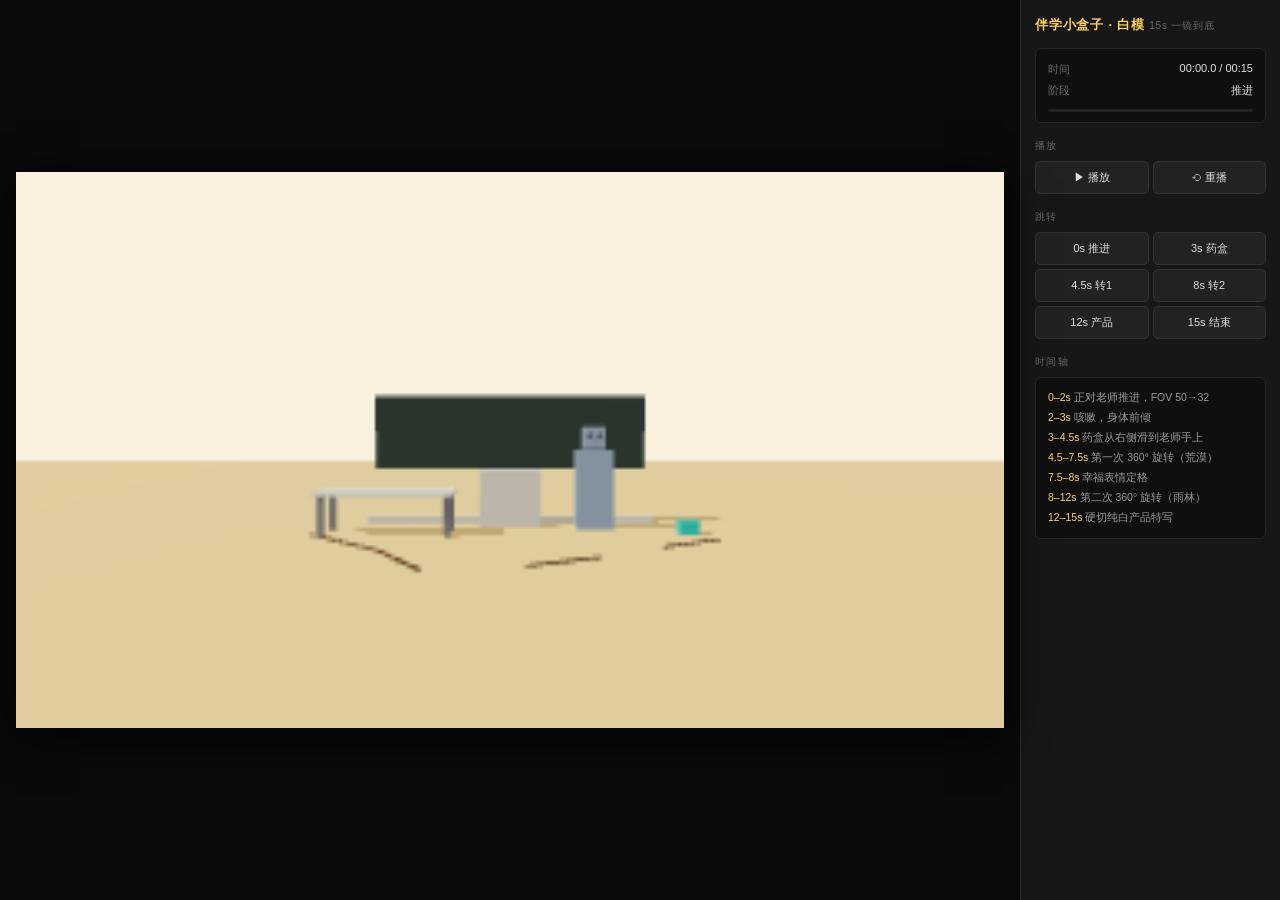
<file: spec/example.html>
<!DOCTYPE html>
<html lang="zh-CN">
<head>
<meta charset="UTF-8">
<meta name="viewport" content="width=device-width, initial-scale=1.0">
<title>伴学小盒子 · 荒漠教室白模（规范示例 v1.0）</title>
<!--
  ============================================================
  本文件是《白膜 HTML 规范 v1.0》的参考实现。
  场景：荒漠教室一镜到底 15s —— 推进 / 药盒滑入 / 两次 360° / 产品特写。
  AI 生成新场景时，整体结构照抄本文件，只换 TODO 部分。
  ============================================================
-->
<style>
  * { box-sizing: border-box; }
  html, body {
    margin: 0; height: 100%; width: 100%;
    background: #0a0a0a; overflow: hidden; user-select: none;
    font-family: -apple-system, "PingFang SC", "Microsoft YaHei", sans-serif;
  }
  #app { display: flex; width: 100vw; height: 100vh; }
  #stageWrap { flex: 1 1 auto; display: flex; align-items: center; justify-content: center; padding: 16px; min-width: 0; min-height: 0; background: #0a0a0a; }
  #stage {
    aspect-ratio: 16 / 9; width: 100%; max-width: 100%; max-height: 100%;
    background: #000; position: relative; overflow: hidden;
    box-shadow: 0 8px 40px rgba(0,0,0,0.9);
  }
  #stage canvas { display: block; width: 100% !important; height: 100% !important; }
  #panel {
    flex: 0 0 260px; width: 260px; height: 100vh;
    background: #171717; border-left: 1px solid #2a2a2a;
    color: #e8e8e8; font-size: 12px; padding: 16px 14px 24px; overflow-y: auto;
  }
  #panel h2 { font-size: 13px; font-weight: 600; margin: 0 0 14px 0; letter-spacing: .8px; color: #ffd250; }
  .info { background: #0f0f0f; border: 1px solid #262626; border-radius: 6px; padding: 10px 12px; margin-bottom: 14px; }
  .info .line { display: flex; justify-content: space-between; padding: 3px 0; font-size: 11px; }
  .info .label { color: #666; } .info .value { color: #e0e0e0; font-variant-numeric: tabular-nums; }
  #progressOuter { height: 3px; background: #222; border-radius: 2px; overflow: hidden; margin-top: 8px; }
  #progressInner { height: 100%; width: 0%; background: linear-gradient(90deg, #2ec4b6, #ffd250); }
  .section { font-size: 10px; color: #666; letter-spacing: 1.4px; text-transform: uppercase; margin: 16px 0 8px; }
  .btnGrid { display: grid; grid-template-columns: repeat(2, 1fr); gap: 4px; }
  .btn { background: #222; border: 1px solid #333; color: #ddd; padding: 8px 6px; border-radius: 5px; font-size: 11px; cursor: pointer; text-align: center; font-family: inherit; }
  .btn:hover { background: #2d2d2d; border-color: #444; }
  .btn.active { background: #ffd250; color: #111; border-color: #ffd250; font-weight: 600; }
  .help { background: #0f0f0f; border: 1px solid #262626; border-radius: 6px; padding: 10px 12px; font-size: 10.5px; line-height: 1.9; color: #999; }
  .help .hl { color: #ffd250; }
  #subtitle {
    position: absolute; bottom: 8%; left: 50%; transform: translateX(-50%);
    background: rgba(0,0,0,0.45); color: #fff; padding: 6px 18px; border-radius: 4px;
    font-size: 15px; letter-spacing: .5px; white-space: nowrap;
    opacity: 0; transition: opacity .15s; pointer-events: none;
  }
  #subtitle.show { opacity: 1; }
</style>
</head>
<body>
<div id="app">
  <div id="stageWrap">
    <div id="stage"><div id="subtitle"></div></div>
  </div>
  <aside id="panel">
    <h2>伴学小盒子 · 白模 <span style="font-size:10px;color:#666;font-weight:400">15s 一镜到底</span></h2>
    <div class="info">
      <div class="line"><span class="label">时间</span><span class="value" id="timeDisplay">00:00.0 / 00:15</span></div>
      <div class="line"><span class="label">阶段</span><span class="value" id="phaseDisplay">推进</span></div>
      <div id="progressOuter"><div id="progressInner"></div></div>
    </div>
    <div class="section">播放</div>
    <div class="btnGrid">
      <button class="btn" id="playBtn">▶ 播放</button>
      <button class="btn" id="replayBtn">⟲ 重播</button>
    </div>
    <div class="section">跳转</div>
    <div class="btnGrid">
      <button class="btn" data-jump="0">0s 推进</button>
      <button class="btn" data-jump="3">3s 药盒</button>
      <button class="btn" data-jump="4.5">4.5s 转1</button>
      <button class="btn" data-jump="8">8s 转2</button>
      <button class="btn" data-jump="12">12s 产品</button>
      <button class="btn" data-jump="15">15s 结束</button>
    </div>
    <div class="section">时间轴</div>
    <div class="help">
      <div class="row"><span class="hl">0–2s</span> 正对老师推进，FOV 50→32</div>
      <div class="row"><span class="hl">2–3s</span> 咳嗽，身体前倾</div>
      <div class="row"><span class="hl">3–4.5s</span> 药盒从右侧滑到老师手上</div>
      <div class="row"><span class="hl">4.5–7.5s</span> 第一次 360° 旋转（荒漠）</div>
      <div class="row"><span class="hl">7.5–8s</span> 幸福表情定格</div>
      <div class="row"><span class="hl">8–12s</span> 第二次 360° 旋转（雨林）</div>
      <div class="row"><span class="hl">12–15s</span> 硬切纯白产品特写</div>
    </div>
  </aside>
</div>

<script type="importmap">
{ "imports": { "three": "../assets/three.module.js" } }
</script>

<script type="module">
import * as THREE from 'three';

// ============================================================
// 基础（规范 §4：renderer/scene/camera 三个变量名保持）
// ============================================================
const DURATION = 15;
const stage = document.getElementById('stage');
const subtitle = document.getElementById('subtitle');
const scene = new THREE.Scene();
scene.background = new THREE.Color(0xf4e2bc);
const camera = new THREE.PerspectiveCamera(50, 16 / 9, 0.1, 500);
const renderer = new THREE.WebGLRenderer({ antialias: true, preserveDrawingBuffer: true });
renderer.setPixelRatio(Math.min(window.devicePixelRatio, 2));
renderer.shadowMap.enabled = true;
renderer.shadowMap.type = THREE.PCFSoftShadowMap;
renderer.toneMapping = THREE.ACESFilmicToneMapping;
renderer.toneMappingExposure = 1.05;
stage.appendChild(renderer.domElement);

scene.add(new THREE.HemisphereLight(0xffffff, 0xd6d2cc, 1.7));
const sun = new THREE.DirectionalLight(0xfff4e0, 2.6);
sun.position.set(-9, 8, 2);
sun.castShadow = true;
sun.shadow.mapSize.set(2048, 2048);
sun.shadow.camera.left = -14; sun.shadow.camera.right = 14;
sun.shadow.camera.top = 14; sun.shadow.camera.bottom = -14;
scene.add(sun);
const fill = new THREE.DirectionalLight(0xffffff, 0.5);
fill.position.set(5, 6, 8);
scene.add(fill);

// ============================================================
// 场景：荒漠教室白模
// ============================================================
const M = {
  desert:   new THREE.MeshStandardMaterial({ color: 0xd9b87a, roughness: 1.0 }),
  crack:    new THREE.MeshStandardMaterial({ color: 0x5a3f20, roughness: 1.0 }),
  board:    new THREE.MeshStandardMaterial({ color: 0x3d4a44, roughness: 0.92 }),
  deskTop:  new THREE.MeshStandardMaterial({ color: 0xd4cdc0, roughness: 0.88 }),
  deskLeg:  new THREE.MeshStandardMaterial({ color: 0xa0a0a0, roughness: 0.55, metalness: 0.45 }),
  podium:   new THREE.MeshStandardMaterial({ color: 0xc8c0b4, roughness: 0.88 }),
  teacher:  new THREE.MeshStandardMaterial({ color: 0x8899aa, roughness: 0.85 }),
  face:     new THREE.MeshStandardMaterial({ color: 0x222222, roughness: 0.6 }),
  medBox:   new THREE.MeshStandardMaterial({ color: 0x2ec4b6, roughness: 0.35, metalness: 0.1 }),
  grass:    new THREE.MeshStandardMaterial({ color: 0x6bc46d, roughness: 0.7, side: THREE.DoubleSide }),
  leaf:     new THREE.MeshStandardMaterial({ color: 0x2f9e44, roughness: 0.75, side: THREE.DoubleSide }),
  trunk:    new THREE.MeshStandardMaterial({ color: 0x8a6a4a, roughness: 0.9 }),
};
function box(w, h, d, mat, x, y, z, parent = scene) {
  const m = new THREE.Mesh(new THREE.BoxGeometry(w, h, d), mat);
  m.position.set(x, y, z);
  m.castShadow = true; m.receiveShadow = true;
  parent.add(m);
  return m;
}

// 荒漠地面 + 裂纹
const floor = new THREE.Mesh(new THREE.PlaneGeometry(80, 80), M.desert);
floor.rotation.x = -Math.PI / 2; floor.receiveShadow = true;
scene.add(floor);
[[-3.5,-3.0,-2.0,-1.5],[-2.0,-1.5,-1.2,-0.2],[3.5,-2.5,2.4,-1.8],[1.3,-1.0,0.2,-0.4]].forEach(([x1,z1,x2,z2]) => {
  const dx = x2-x1, dz = z2-z1, len = Math.hypot(dx, dz);
  const c = new THREE.Mesh(new THREE.BoxGeometry(len, 0.02, 0.07), M.crack);
  c.position.set((x1+x2)/2, 0.011, (z1+z2)/2);
  c.rotation.y = -Math.atan2(dz, dx);
  c.receiveShadow = true;
  scene.add(c);
});

// 教室：黑板 / 讲台 / 课桌 / 师生
box(5.6, 1.5, 0.08, M.board, 0, 1.85, -4.94);
box(5.8, 0.12, 0.25, M.podium, 0, 0.06, -4.75);
box(1.2, 1.1, 0.6, M.podium, 0, 0.55, -4.4);
box(2.4, 0.08, 1.0, M.deskTop, -2.2, 0.75, -3.2);
box(0.1, 0.75, 0.1, M.deskLeg, -3.3, 0.38, -3.55); box(0.1, 0.75, 0.1, M.deskLeg, -1.1, 0.38, -3.55);
box(0.1, 0.75, 0.1, M.deskLeg, -3.3, 0.38, -2.85); box(0.1, 0.75, 0.1, M.deskLeg, -1.1, 0.38, -2.85);
// 老师（站在讲台旁）
const teacher = new THREE.Group();
box(0.7, 1.5, 0.4, M.teacher, 0, 0.75, 0, teacher);
box(0.42, 0.42, 0.3, M.teacher, 0, 1.72, 0, teacher);
box(0.06, 0.06, 0.02, M.face, -0.09, 1.76, 0.16, teacher);
box(0.06, 0.06, 0.02, M.face,  0.09, 1.76, 0.16, teacher);
teacher.position.set(1.6, 0, -3.9);
scene.add(teacher);
// 药盒（产品白模）
const medBox = new THREE.Group();
box(0.34, 0.22, 0.24, M.medBox, 0, 0, 0, medBox);
box(0.36, 0.03, 0.26, M.medBox, 0, 0.12, 0, medBox);
scene.add(medBox);
// 雨林组（第二段旋转时显隐）
const jungle = new THREE.Group();
for (let i = 0; i < 7; i++) {
  const a = i / 7 * Math.PI * 2, r = 12 + (i % 3) * 2;
  const x = Math.cos(a) * r, z = Math.sin(a) * r - 4;
  box(0.3, 2.2, 0.3, M.trunk, x, 1.1, z, jungle);
  const leaf = new THREE.Mesh(new THREE.SphereGeometry(1.4, 8, 6), M.leaf);
  leaf.position.set(x, 2.8, z); leaf.castShadow = true;
  jungle.add(leaf);
}
jungle.visible = false;
scene.add(jungle);

// ============================================================
// 时间轴：renderAt(t) —— t 的纯函数（规范 §4.1）
// ============================================================
const PHASES = [
  [0,   '推进'], [2, '咳嗽'], [3, '药盒'], [4.5, '转场1'],
  [7.5, '幸福'], [8, '转场2'], [12, '产品特写'], [15, '结束'],
];
const SUBTITLES = { 2: '咳咳——嗓子又不舒服了', 3: '伴学小盒子，随身带着', 12: '伴学小盒子 · 掌上智能学习伴侣' };
const easeInOut = t => t < 0.5 ? 2 * t * t : 1 - Math.pow(-2 * t + 2, 2) / 2;
const lerp = (a, b, k) => a + (b - a) * k;

function renderAt(t) {
  const T = Math.max(0, Math.min(DURATION, t));
  // 相机路径
  if (T < 4.5) {                                    // 0–4.5s 推进
    const k = easeInOut(T / 4.5);
    camera.fov = lerp(50, 32, Math.min(1, T / 2));
    camera.position.set(lerp(0, 0.6, k), lerp(1.7, 1.55, k), lerp(7.5, 3.2, k));
    camera.lookAt(0, 1.5, -3.6);
  } else if (T < 8) {                               // 4.5–8s 第一次 360°
    const a = (T - 4.5) / 3.5 * Math.PI * 2;
    camera.fov = 38;
    camera.position.set(Math.sin(a) * 4.6, 1.7, Math.cos(a) * 4.6);
    camera.lookAt(0, 1.4, -3.6);
  } else if (T < 12) {                              // 8–12s 第二次 360°（雨林显）
    jungle.visible = true;
    const a = (T - 8) / 4 * Math.PI * 2;
    camera.fov = 42;
    camera.position.set(Math.sin(a) * 5.2, 2.0, Math.cos(a) * 5.2);
    camera.lookAt(0, 1.6, -3.6);
  } else {                                          // 12–15s 硬切纯白产品特写
    const k = Math.min(1, (T - 12) / 0.8);
    scene.background.setRGB(lerp(0.957, 1, k), lerp(0.886, 1, k), lerp(0.737, 1, k));
    camera.fov = 22;
    camera.position.set(0.9, 0.75, 2.2);
    camera.lookAt(0, 0.15, 0);
  }
  if (T < 12) scene.background.setRGB(0.957, 0.886, 0.737);
  camera.updateProjectionMatrix();
  // 老师动作
  teacher.rotation.x = (T >= 2 && T < 3) ? -0.12 : 0;          // 咳嗽前倾
  teacher.position.y = (T >= 7.5 && T < 8) ? 0.06 : 0;          // 幸福小跳
  // 药盒滑入（3–4.5s 从右侧滑到老师手上，之后跟随）
  if (T < 3) medBox.position.set(3.2, 0.11, -3.2);
  else if (T < 4.5) {
    const k = easeInOut((T - 3) / 1.5);
    medBox.position.set(lerp(3.2, 1.6, k), 0.11, lerp(-3.2, -3.55, k));
  } else medBox.position.set(1.6, 1.02, -3.55);                 // 停在手上
  medBox.rotation.y = T * 0.6;
  renderer.render(scene, camera);
  // 字幕
  const sub = SUBTITLES[Math.max(...Object.keys(SUBTITLES).filter(Number).filter(k => T >= +k && T < +k + 1.5))];
  if (sub) { subtitle.textContent = sub; subtitle.classList.add('show'); }
  else subtitle.classList.remove('show');
}

// ============================================================
// 标准接口区（规范 §4，8 件套）
// ============================================================
let curT = 0;
window.__seek = function (t) { curT = Math.max(0, Math.min(DURATION, t)); renderAt(curT); };
window.__grab = function (t) { window.__seek(t); return renderer.domElement.toDataURL('image/jpeg', 0.92); };
window.__size = function () { return renderer.domElement.width + 'x' + renderer.domElement.height; };
window.__glOk = (function () {
  try { const c = document.createElement('canvas'); return !!(c.getContext('webgl2') || c.getContext('webgl')); }
  catch (e) { return false; }
})();
window.__duration = DURATION;
window.__getTime = function () { return curT; };
window.__playing = false;

let rafId = 0, lastMs = 0;
function loop(ms) {
  if (!window.__playing) return;
  const dt = lastMs ? Math.min((ms - lastMs) / 1000, 0.1) : 0;
  lastMs = ms;
  curT += dt;
  if (curT >= DURATION) { curT = DURATION; renderAt(curT); window.__playing = false; updateBtn(); return; }
  renderAt(curT);
  rafId = requestAnimationFrame(loop);
}
window.__play = function () {
  if (window.__playing) return;
  if (curT >= DURATION) curT = 0;
  window.__playing = true; lastMs = 0; updateBtn();
  rafId = requestAnimationFrame(loop);
};
window.__pause = function () { window.__playing = false; cancelAnimationFrame(rafId); updateBtn(); };

// ============================================================
// 嵌入模式（规范 §2，工作台 iframe 加载时）——不要改
// ============================================================
if (window.__EMBED__ === true) {
  document.getElementById('panel')?.remove();
  Object.assign(document.getElementById('stage').style, {
    width: '100%', height: '100%', maxWidth: 'none', maxHeight: 'none', aspectRatio: 'auto'
  });
  document.body.style.overflow = 'hidden';
  const resize = () => renderer.setSize(stage.clientWidth, stage.clientHeight);
  window.addEventListener('resize', resize); resize();
}

// ============================================================
// 独立运行面板（嵌入时不存在）
// ============================================================
const playBtn = document.getElementById('playBtn');
const replayBtn = document.getElementById('replayBtn');
const timeDisplay = document.getElementById('timeDisplay');
const phaseDisplay = document.getElementById('phaseDisplay');
const progressInner = document.getElementById('progressInner');
function fmt(t) { return String(Math.floor(t / 60)).padStart(2, '0') + ':' + (t % 60).toFixed(1).padStart(4, '0'); }
function phaseOf(t) { let p = PHASES[0][1]; for (const [tt, name] of PHASES) if (t >= tt) p = name; return p; }
function updateBtn() { if (playBtn) playBtn.textContent = window.__playing ? '⏸ 暂停' : '▶ 播放'; }
playBtn?.addEventListener('click', () => window.__playing ? window.__pause() : window.__play());
replayBtn?.addEventListener('click', () => { window.__pause(); renderAt(0); window.__play(); });
document.querySelectorAll('[data-jump]').forEach(b => b.addEventListener('click', () => {
  window.__pause(); renderAt(parseFloat(b.dataset.jump));
}));
// 面板刷新定时器（独立运行时）
setInterval(() => {
  if (window.__EMBED__ || !timeDisplay) return;
  timeDisplay.textContent = fmt(curT) + ' / 00:15';
  phaseDisplay.textContent = phaseOf(curT);
  progressInner.style.width = (curT / DURATION * 100) + '%';
}, 100);

renderAt(0);
window.__ready = true;   // 规范 §4：最后置就绪标志
</script>

<script type="application/json" id="whitebox-manifest">
{
  "spec": "whitebox-html/1.0",
  "title": "伴学小盒子 · 荒漠教室白模",
  "author": "白膜工作台示例",
  "duration": 15,
  "location": { "name": "巴东·神农中小学", "lat": 31.04, "lng": 110.34 },
  "shots": [
    { "t": 0,   "label": "推进" },
    { "t": 2,   "label": "咳嗽" },
    { "t": 3,   "label": "药盒" },
    { "t": 4.5, "label": "转场1" },
    { "t": 7.5, "label": "幸福" },
    { "t": 8,   "label": "转场2" },
    { "t": 12,  "label": "产品特写" }
  ],
  "notes": "0–2s 正对老师推进 FOV50→32；3–4.5s 药盒滑入老师手；4.5–8s 第一次360°荒漠；8–12s 第二次360°雨林显；12–15s 硬切纯白产品特写。"
}
</script>
</body>
</html>
</file>
